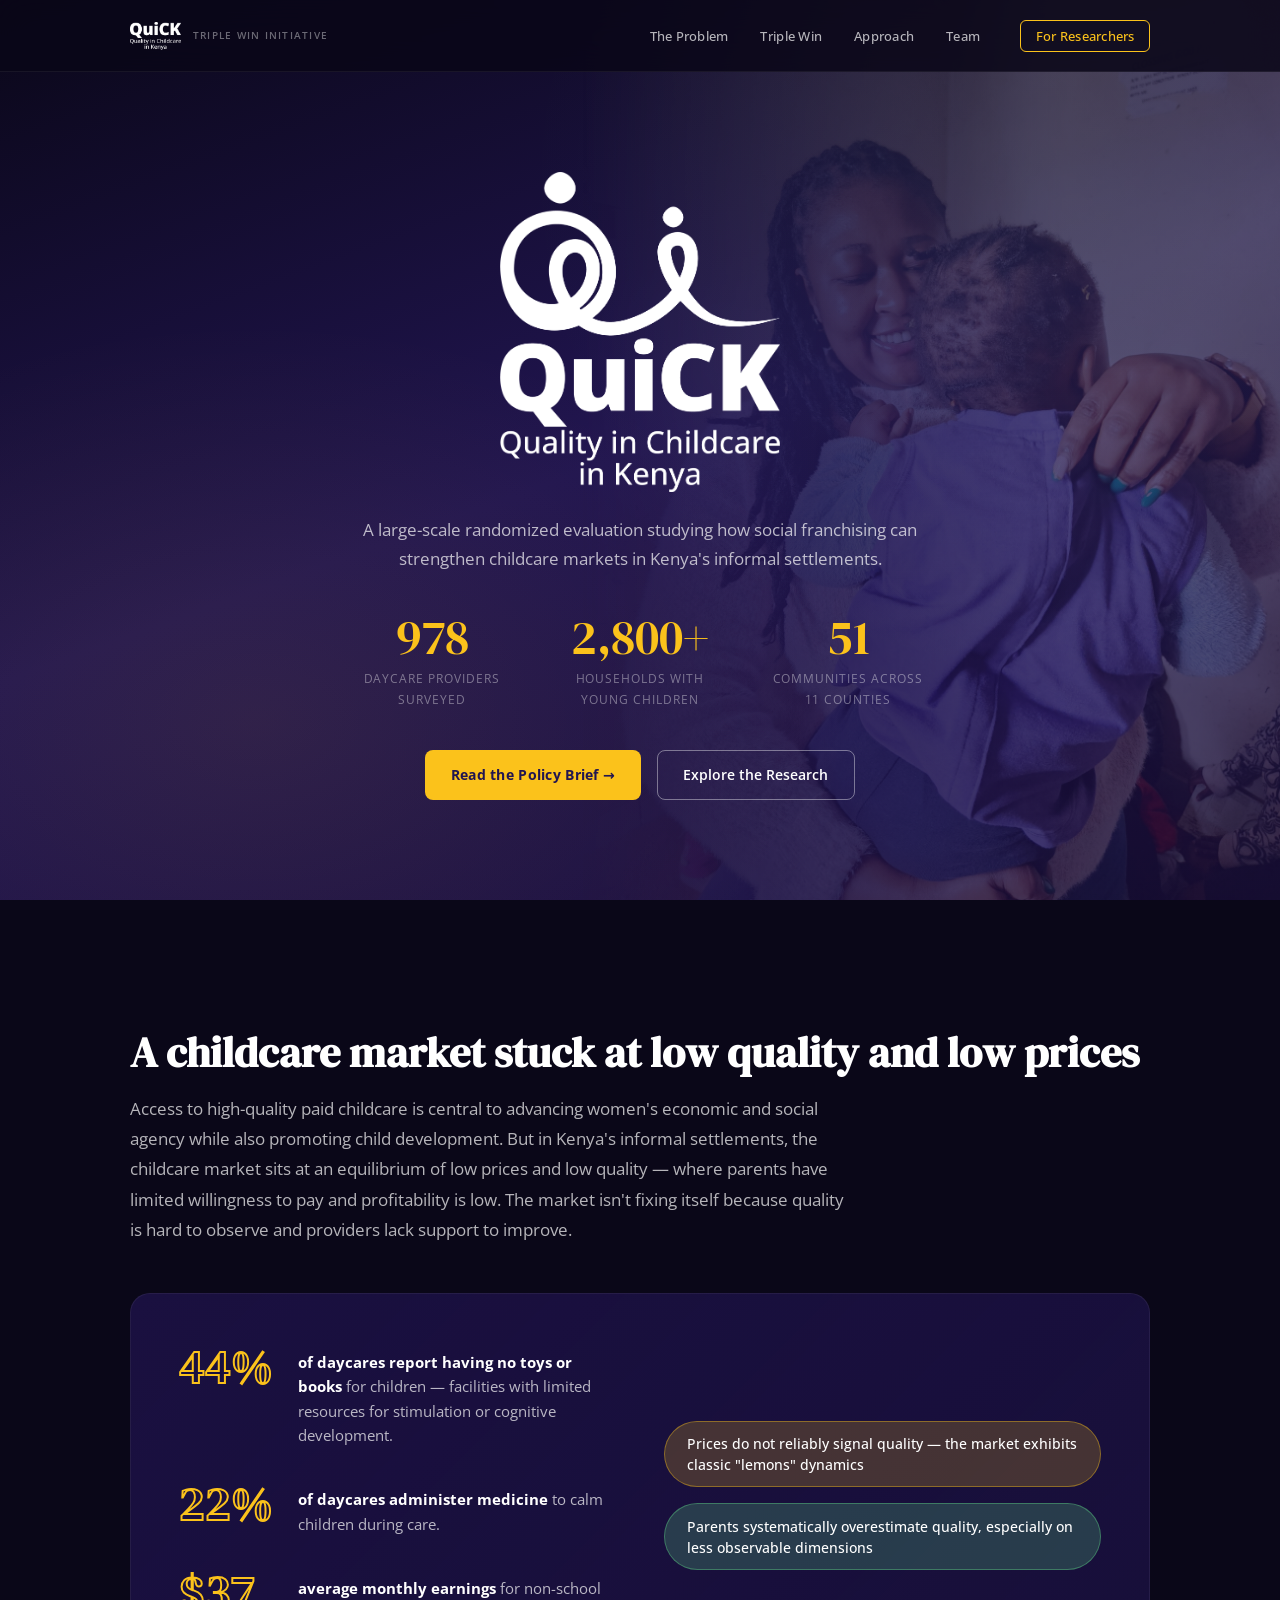
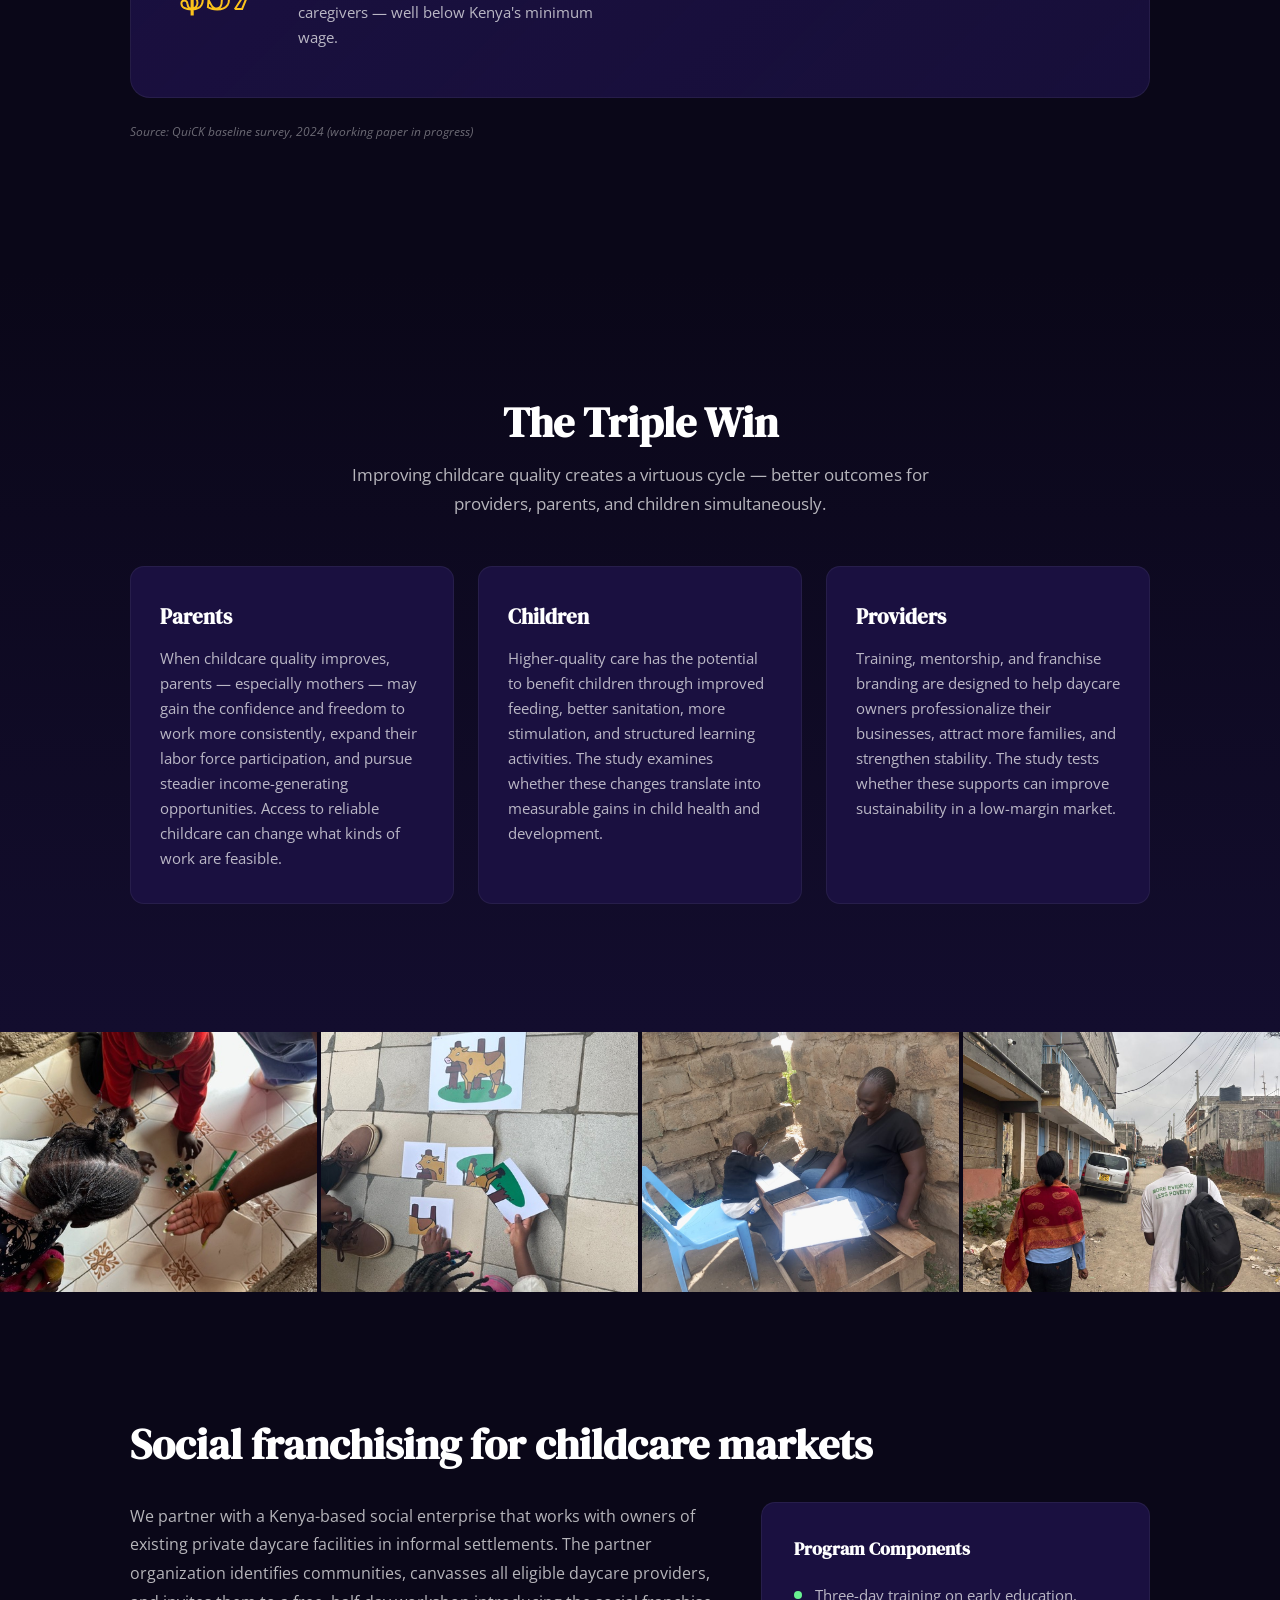
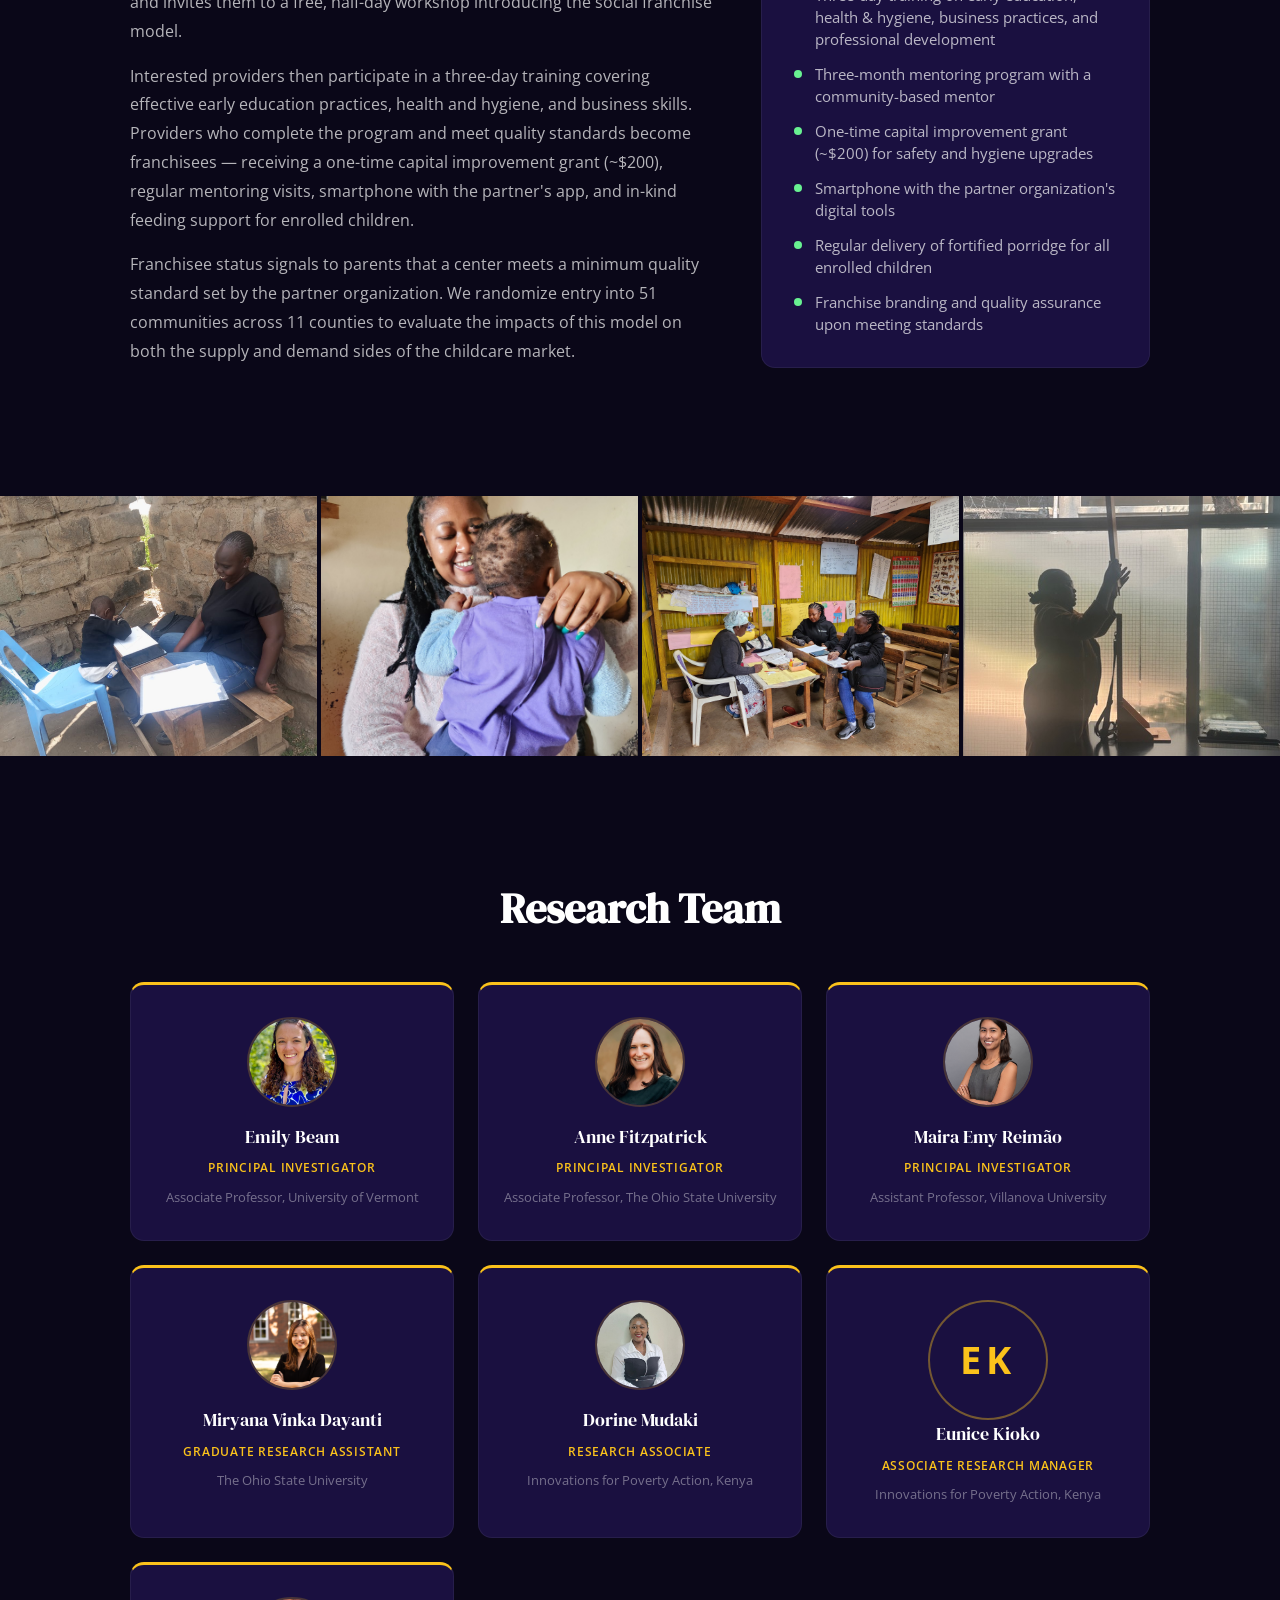
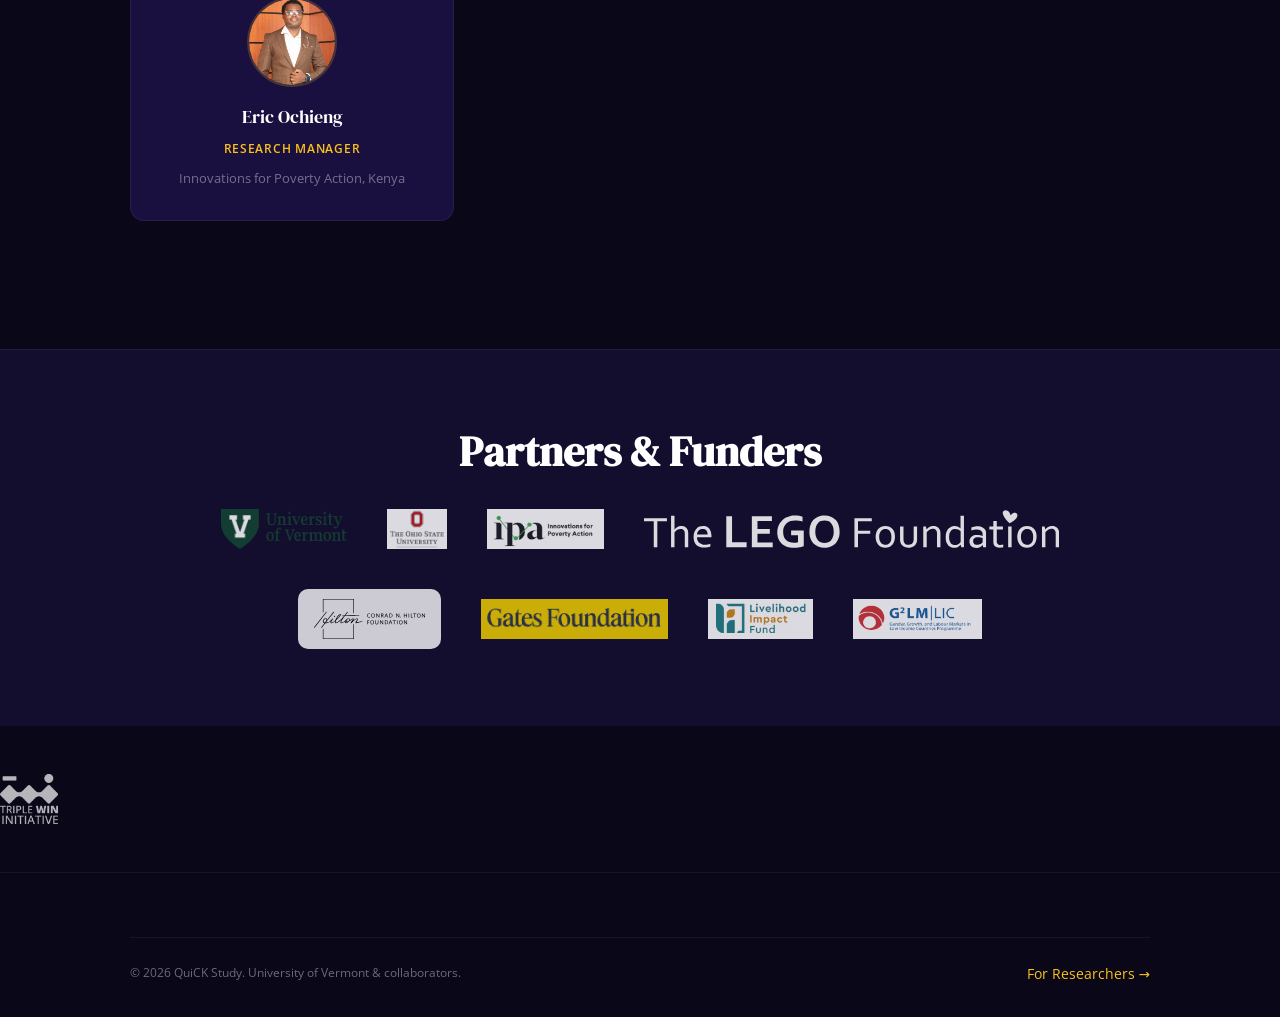
<file: index.html>
<!DOCTYPE html>
<html lang="en">
<head>
  <meta charset="UTF-8" />
  <meta name="viewport" content="width=device-width, initial-scale=1.0" />
  <title>QuiCK — Quality Childcare in Kenya</title>
  <meta name="description" content="A large-scale randomized evaluation studying how social franchising can strengthen childcare markets in Kenya — a triple win for parents, children, and providers." />

  <!-- Google Fonts -->
  <link rel="preconnect" href="https://fonts.googleapis.com" />
  <link rel="preconnect" href="https://fonts.gstatic.com" crossorigin />
  <link href="https://fonts.googleapis.com/css2?family=DM+Serif+Display:ital@0;1&family=Open+Sans:ital,wght@0,300;0,400;0,500;0,600;0,700;1,400&display=swap" rel="stylesheet" />

  <link rel="stylesheet" href="assets/css/style.css">
</head>

<body>

  <!-- ========== NAVIGATION ========== -->
  <nav class="nav">
    <div class="container">
      <a href="#hero" class="nav-logo" aria-label="QuiCK home">
        <img src="assets/logos/quick-white-wordmark.png"
             alt="QuiCK"
             style="height:28px;">
        <span class="nav-logo-text">Triple Win Initiative</span>
      </a>
      <ul class="nav-links" id="nav-menu">
        <li><a href="#problem">The Problem</a></li>
        <li><a href="#triple-win">Triple Win</a></li>
        <li><a href="#approach">Approach</a></li>
        <li><a href="#team">Team</a></li>
        <li><a href="research.html" style="border:1px solid var(--color-gold);padding:0.35rem 0.9rem;border-radius:6px;color:var(--color-gold);margin-left:0.5rem;">For Researchers</a></li>
      </ul>
      <button class="nav-toggle" aria-label="Toggle navigation" aria-expanded="false" aria-controls="nav-menu">
        <span></span><span></span><span></span>
      </button>
    </div>
  </nav>

  <!-- ========== HERO ========== -->
  <section class="hero" id="hero">
    <div class="hero-bg"></div>
    <div class="container">
      <img src="assets/logos/quick-white-logo.png"
           alt="QuiCK — Quality Childcare in Kenya"
           class="hero-logo">

      <p class="hero-sub">
        A large-scale randomized evaluation studying how social franchising can strengthen childcare markets in Kenya's informal settlements.
      </p>

      <div class="hero-stats">
        <div class="hero-stat">
          <div class="hero-stat-number">978</div>
          <div class="hero-stat-label">Daycare providers surveyed</div>
        </div>
        <div class="hero-stat">
          <div class="hero-stat-number">2,800+</div>
          <div class="hero-stat-label">Households with young children</div>
        </div>
        <div class="hero-stat">
          <div class="hero-stat-number">51</div>
          <div class="hero-stat-label">Communities across 11 counties</div>
        </div>
      </div>

      <div class="hero-buttons">
        <a href="assets/pdf/GLMLIC-Policy-Brief_082.pdf" target="_blank" rel="noopener" class="btn-primary">
          Read the Policy Brief &rarr;
        </a>
        <a href="research.html" class="btn-outline">
          Explore the Research
        </a>
      </div>
    </div>
  </section>

  <!-- ========== THE PROBLEM ========== -->
  <section class="problem" id="problem">
    <div class="container">
      <div class="problem-header">
        <h2 class="section-title">A childcare market stuck at low quality and low prices</h2>
        <p class="problem-intro">
          Access to high-quality paid childcare is central to advancing women's economic and social agency while also promoting child development. But in Kenya's informal settlements, the childcare market sits at an equilibrium of low prices and low quality — where parents have limited willingness to pay and profitability is low. The market isn't fixing itself because quality is hard to observe and providers lack support to improve.
        </p>
      </div>

      <!-- Infographic callout (design-b inspired) -->
      <div class="problem-callout">
        <div class="callout-stats">
          <div class="callout-stat">
            <div class="callout-stat-number">44%</div>
            <div class="callout-stat-text">
              <strong>of daycares report having no toys or books</strong> for children — facilities with limited resources for stimulation or cognitive development.
            </div>
          </div>
          <div class="callout-stat">
            <div class="callout-stat-number">22%</div>
            <div class="callout-stat-text">
              <strong>of daycares administer medicine</strong> to calm children during care.
            </div>
          </div>
          <div class="callout-stat">
            <div class="callout-stat-number">$37</div>
            <div class="callout-stat-text">
              <strong>average monthly earnings</strong> for non-school caregivers — well below Kenya's minimum wage.
            </div>
          </div>
        </div>

        <div class="callout-facts">
          <div class="fact-chip">Prices do not reliably signal quality — the market exhibits classic "lemons" dynamics</div>
          <div class="fact-chip mint">Parents systematically overestimate quality, especially on less observable dimensions</div>
        </div>
      </div>


      <p class="problem-source">Source: QuiCK baseline survey, 2024 (working paper in progress)</p>
    </div>
  </section>

  <!-- ========== TRIPLE WIN ========== -->
  <section class="triple-win" id="triple-win">
    <div class="container">
      <div class="triple-win-header">
        <h2 class="section-title">The Triple Win</h2>
        <p class="section-subtitle">
          Improving childcare quality creates a virtuous cycle — better outcomes for providers, parents, and children simultaneously.
        </p>
      </div>

      <div class="win-cards">

        <!-- Parents -->
        <div class="win-card">
          <h3>Parents</h3>
          <p>When childcare quality improves, parents — especially mothers — may gain the confidence and freedom to work more consistently, expand their labor force participation, and pursue steadier income-generating opportunities. Access to reliable childcare can change what kinds of work are feasible.</p>
        </div>

        <!-- Children -->
        <div class="win-card">
          <h3>Children</h3>
          <p>Higher-quality care has the potential to benefit children through improved feeding, better sanitation, more stimulation, and structured learning activities. The study examines whether these changes translate into measurable gains in child health and development.</p>
        </div>

        <!-- Providers -->
        <div class="win-card">
          <h3>Providers</h3>
          <p>Training, mentorship, and franchise branding are designed to help daycare owners professionalize their businesses, attract more families, and strengthen stability. The study tests whether these supports can improve sustainability in a low-margin market.</p>
        </div>

      </div>
    </div>
  </section>

  <!-- ========== PHOTO STRIP ========== -->
  <div class="photo-strip">
    <img src="assets/images/fieldwork/kids_beads.jpeg" alt="Children playing with beads" loading="lazy">
    <img src="assets/images/fieldwork/kid_puzzles.jpeg" alt="Child working on puzzles" loading="lazy">
    <img src="assets/images/fieldwork/child_assessment.jpeg" alt="Child assessment" loading="lazy">
    <img src="assets/images/fieldwork/ipa_walking.jpg" alt="IPA fieldwork" loading="lazy">
  </div>

  <!-- ========== THE APPROACH ========== -->
  <section class="approach" id="approach">
    <div class="container">
      <h2 class="section-title">Social franchising for childcare markets</h2>

      <div class="approach-grid">
        <div class="approach-text">
          <p>
            We partner with a Kenya-based social enterprise that works with owners of existing private daycare facilities in informal settlements. The partner organization identifies communities, canvasses all eligible daycare providers, and invites them to a free, half-day workshop introducing the social franchise model.
          </p>
          <p>
            Interested providers then participate in a three-day training covering effective early education practices, health and hygiene, and business skills. Providers who complete the program and meet quality standards become franchisees — receiving a one-time capital improvement grant (~$200), regular mentoring visits, smartphone with the partner's app, and in-kind feeding support for enrolled children.
          </p>
          <p>
            Franchisee status signals to parents that a center meets a minimum quality standard set by the partner organization. We randomize entry into 51 communities across 11 counties to evaluate the impacts of this model on both the supply and demand sides of the childcare market.
          </p>
        </div>

        <div class="approach-components">
          <h4>Program Components</h4>
          <ul class="component-list">
            <li>Three-day training on early education, health &amp; hygiene, business practices, and professional development</li>
            <li>Three-month mentoring program with a community-based mentor</li>
            <li>One-time capital improvement grant (~$200) for safety and hygiene upgrades</li>
            <li>Smartphone with the partner organization's digital tools</li>
            <li>Regular delivery of fortified porridge for all enrolled children</li>
            <li>Franchise branding and quality assurance upon meeting standards</li>
          </ul>
        </div>
      </div>

    </div>
  </section>

  <!-- ========== PHOTO STRIP ========== -->
  <div class="photo-strip">
    <img src="assets/images/fieldwork/child_assessment.jpeg" alt="Child assessment" loading="lazy">
    <img src="assets/images/fieldwork/dorine_child.jpeg" alt="Caregiver and child" loading="lazy">
    <img src="assets/images/fieldwork/firm_survey.jpeg" alt="Firm survey" loading="lazy">
    <img src="assets/images/fieldwork/scales_weighing.jpeg" alt="Weighing scales" loading="lazy">
  </div>

  <!-- ========== TEAM ========== -->
  <section class="team" id="team">
    <div class="container">
      <div class="team-header">
        <h2 class="section-title">Research Team</h2>
      </div>

      <div class="team-grid">

        <div class="team-card">
          <img src="assets/images/team/beam.jpg"
               alt="Emily Beam"
               class="team-avatar">
          <a href="https://eabeam.github.io" target="_blank" rel="noopener">
            <div class="team-name">Emily Beam</div>
          </a>
          <div class="team-role">Principal Investigator</div>
          <div class="team-affil">Associate Professor, University of Vermont</div>
        </div>

        <div class="team-card">
          <img src="assets/images/team/fitzpatrick.jpg"
               alt="Anne Fitzpatrick"
               class="team-avatar">
          <a href="https://sites.google.com/site/fitzpatrickanne/home" target="_blank" rel="noopener">
            <div class="team-name">Anne Fitzpatrick</div>
          </a>
          <div class="team-role">Principal Investigator</div>
          <div class="team-affil">Associate Professor, The Ohio State University</div>
        </div>

        <div class="team-card">
          <img src="assets/images/team/reimao.jpg"
               alt="Maira Emy Reimão"
               class="team-avatar">
          <a href="https://sites.google.com/view/maira-reimao/home" target="_blank" rel="noopener">
            <div class="team-name">Maira Emy Reimão</div>
          </a>
          <div class="team-role">Principal Investigator</div>
          <div class="team-affil">Assistant Professor, Villanova University</div>
        </div>

        <div class="team-card">
          <img src="assets/images/team/vinka.png"
               alt="Miryana Vinka Dayanti"
               class="team-avatar">
          <a href="https://sites.google.com/view/miryanavinka" target="_blank" rel="noopener">
            <div class="team-name">Miryana Vinka Dayanti</div>
          </a>
          <div class="team-role">Graduate Research Assistant</div>
          <div class="team-affil">The Ohio State University</div>
        </div>

        <div class="team-card">
          <img src="assets/images/team/mudaki.jpeg"
               alt="Dorine Mudaki"
               class="team-avatar">
          <div class="team-name">Dorine Mudaki</div>
          <div class="team-role">Research Associate</div>
          <div class="team-affil">Innovations for Poverty Action, Kenya</div>
        </div>

        <div class="team-card">
          <div class="team-avatar-placeholder" style="width:120px;height:120px;border-radius:50%;background:var(--color-bg-card);border:2px solid var(--color-gold-40);display:flex;align-items:center;justify-content:center;margin:0 auto;font-size:2.4rem;color:var(--color-gold);">EK</div>
          <div class="team-name">Eunice Kioko</div>
          <div class="team-role">Associate Research Manager</div>
          <div class="team-affil">Innovations for Poverty Action, Kenya</div>
        </div>

        <div class="team-card">
          <img src="assets/images/team/ochieng.jpg"
               alt="Eric Ochieng"
               class="team-avatar">
          <div class="team-name">Eric Ochieng</div>
          <div class="team-role">Research Manager</div>
          <div class="team-affil">Innovations for Poverty Action, Kenya</div>
        </div>

      </div>
    </div>
  </section>

  <!-- ========== PARTNERS & FUNDERS ========== -->
  <section class="partners" id="partners">
    <div class="container">
      <div class="partners-label">
        <h2 class="section-title">Partners &amp; Funders</h2>
      </div>
      <div class="partner-logos">
        <div class="partner-logo">
          <a href="https://www.uvm.edu/" target="_blank" rel="noopener" aria-label="University of Vermont">
            <img src="assets/images/funders/UVM.png" alt="University of Vermont">
          </a>
        </div>
        <div class="partner-logo">
          <a href="https://www.osu.edu/" target="_blank" rel="noopener" aria-label="The Ohio State University">
            <img src="assets/images/funders/osu.jpg" alt="Ohio State University">
          </a>
        </div>
        <div class="partner-logo">
          <a href="https://poverty-action.org/" target="_blank" rel="noopener" aria-label="Innovations for Poverty Action">
            <img src="assets/images/funders/IPA.png" alt="Innovations for Poverty Action">
          </a>
        </div>
        <div class="partner-logo">
          <a href="https://www.legofoundation.com/" target="_blank" rel="noopener" aria-label="LEGO Foundation">
            <img src="assets/images/funders/lego.svg" alt="LEGO Foundation">
          </a>
        </div>
        <div class="partner-logo partner-logo-boxed">
          <a href="https://www.hiltonfoundation.org/" target="_blank" rel="noopener" aria-label="Hilton Foundation">
            <img src="assets/images/funders/hilton.svg" alt="Hilton Foundation">
          </a>
        </div>
        <div class="partner-logo">
          <a href="https://www.gatesfoundation.org/" target="_blank" rel="noopener" aria-label="Gates Foundation">
            <img src="assets/images/funders/gates_foundation.png" alt="Gates Foundation">
          </a>
        </div>
        <div class="partner-logo">
          <a href="https://www.livelihoodimpactfund.org/" target="_blank" rel="noopener" aria-label="Livelihood Impact Fund">
            <img src="assets/images/funders/LIF.png" alt="LIF">
          </a>
        </div>
        <div class="partner-logo">
          <a href="https://g2lm-lic.iza.org/" target="_blank" rel="noopener" aria-label="G2LM LIC">
            <img src="assets/images/funders/LIC.png" alt="G²LM|LIC">
          </a>
        </div>
      </div>
    </div>
  </section>

  <!-- ========== TWI ========== -->
  <div style="text-align:center;padding:3rem 0;">
    <img src="assets/logos/twi-white-logo.png" alt="Triple Win Initiative" style="height:50px;opacity:0.7;">
  </div>

  <!-- ========== FOOTER ========== -->
  <footer class="footer">
    <div class="container">
      <div class="footer-bottom">
        <span>&copy; 2026 QuiCK Study. University of Vermont &amp; collaborators.</span>
        <a href="research.html" style="color:var(--color-gold);font-size:0.85rem;">For Researchers &rarr;</a>
      </div>
    </div>
  </footer>

  <script>
    const navToggle = document.querySelector('.nav-toggle');
    const navMenu = document.querySelector('#nav-menu');

    if (navToggle && navMenu) {
      navToggle.addEventListener('click', () => {
        const isOpen = navMenu.classList.toggle('open');
        navToggle.setAttribute('aria-expanded', String(isOpen));
      });

      navMenu.querySelectorAll('a').forEach((link) => {
        link.addEventListener('click', () => {
          navMenu.classList.remove('open');
          navToggle.setAttribute('aria-expanded', 'false');
        });
      });
    }
  </script>

</body>
</html>
</file>
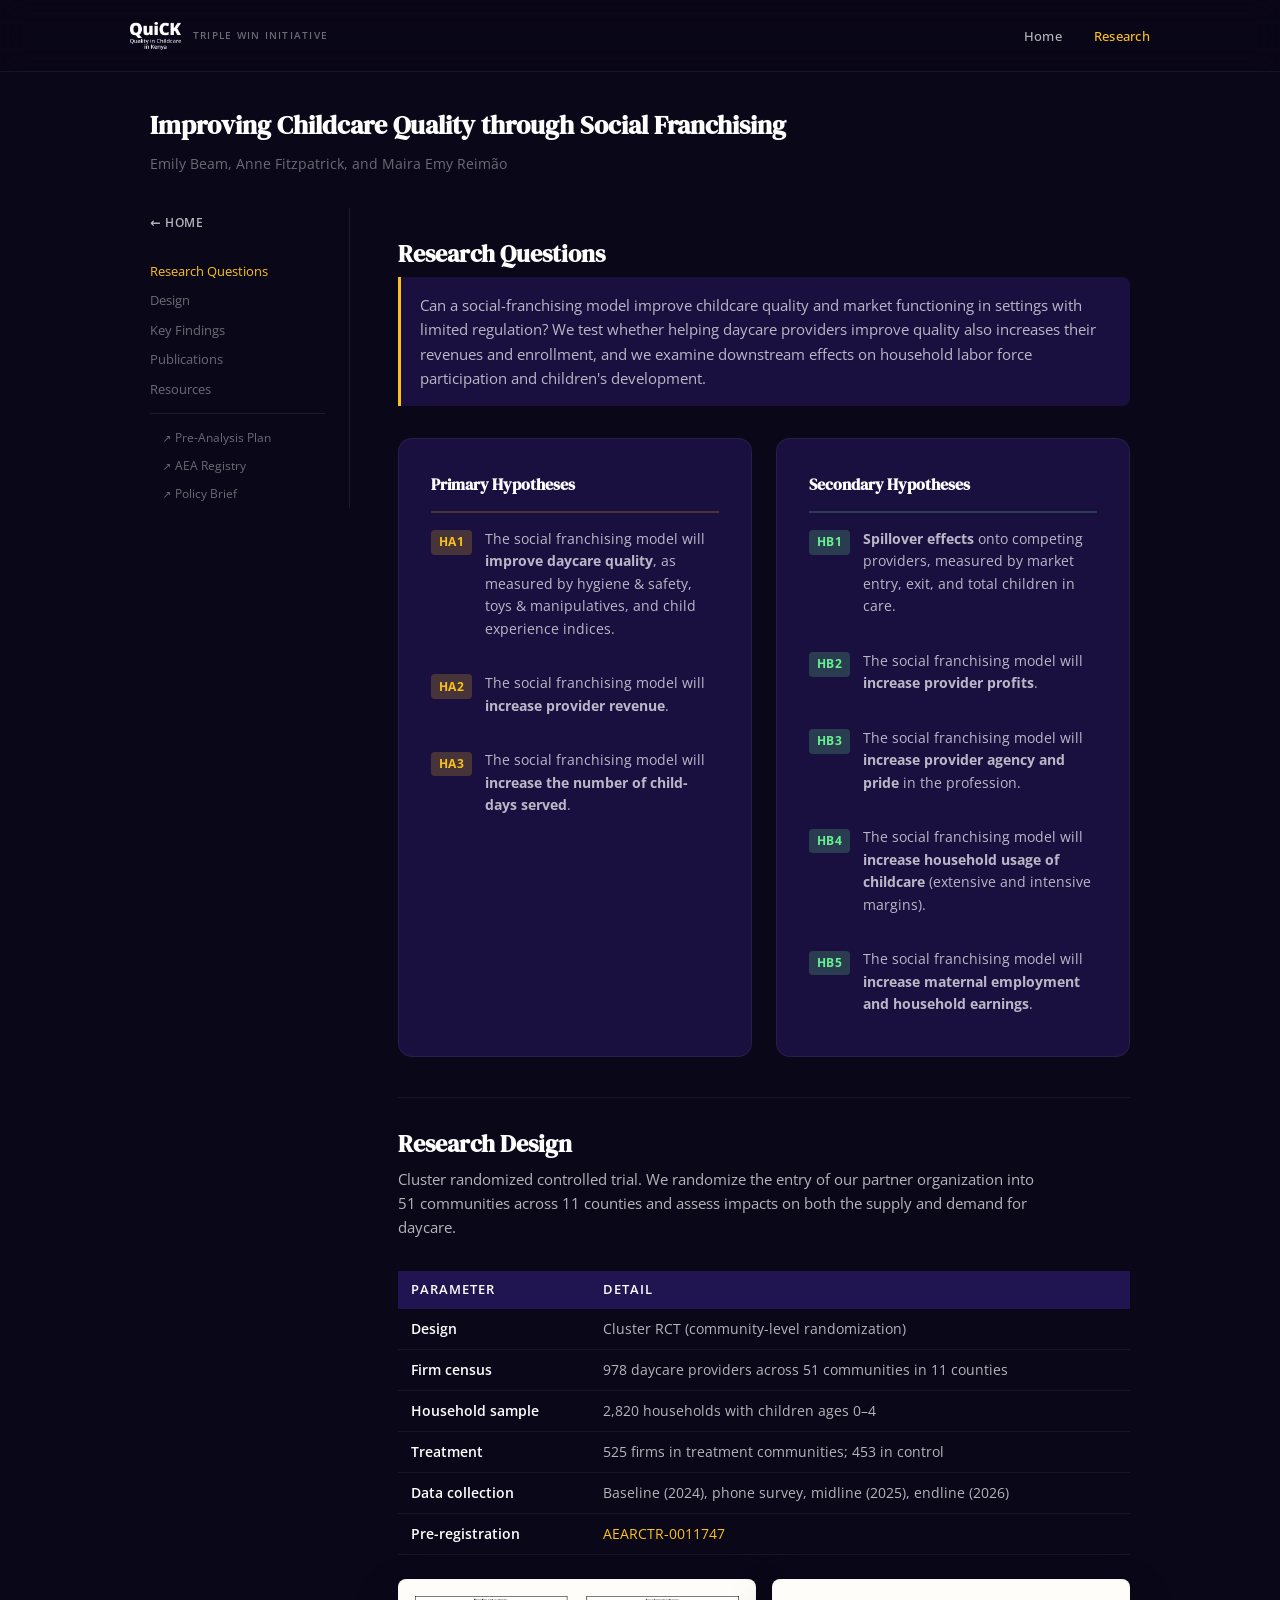
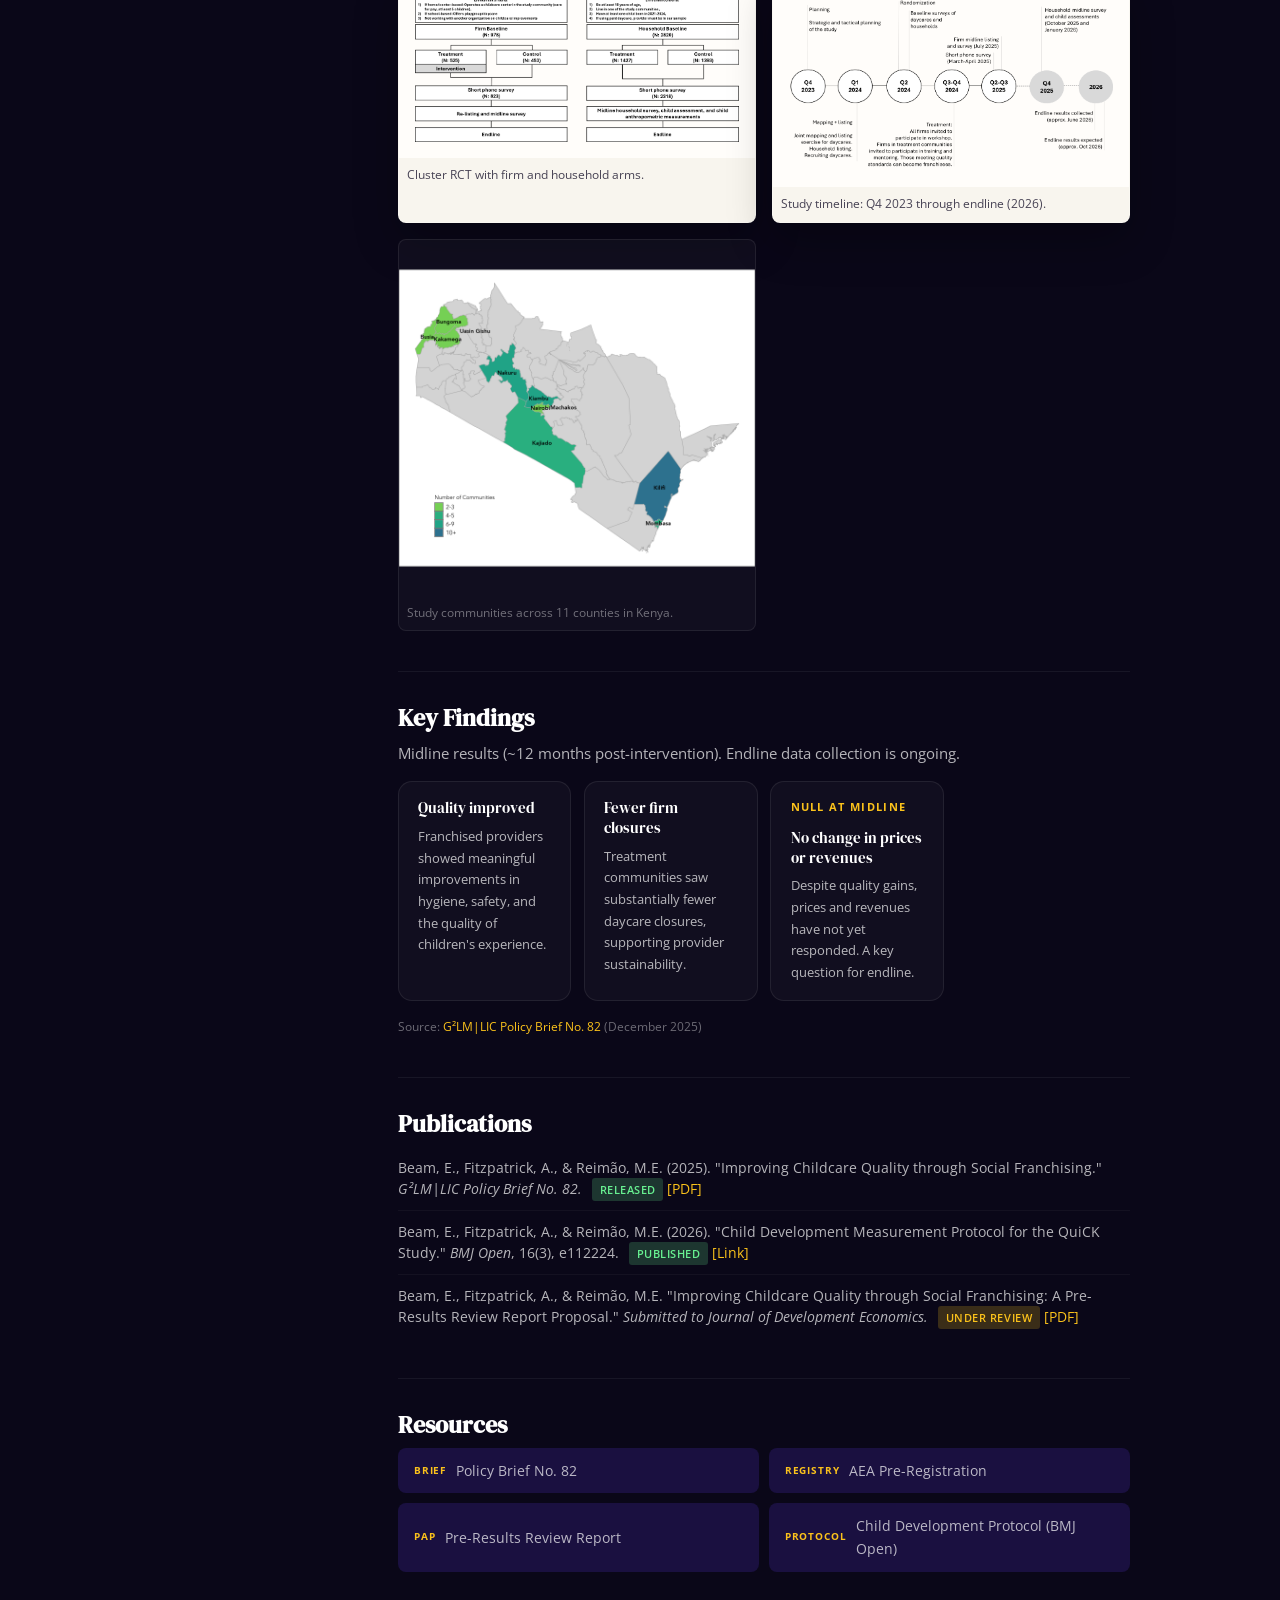
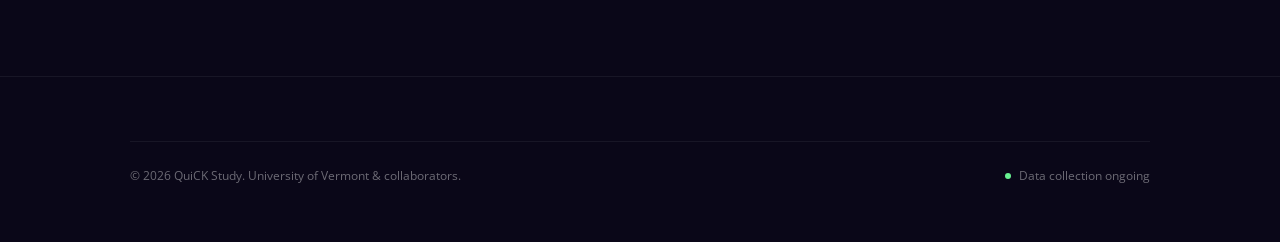
<file: research.html>
<!DOCTYPE html>
<html lang="en">
<head>
  <meta charset="UTF-8" />
  <meta name="viewport" content="width=device-width, initial-scale=1.0" />
  <title>Research — QuiCK Study</title>
  <meta name="description" content="Research design, hypotheses, findings, and publications from the QuiCK randomized evaluation of social franchising for childcare in Kenya." />

  <link rel="preconnect" href="https://fonts.googleapis.com" />
  <link rel="preconnect" href="https://fonts.gstatic.com" crossorigin />
  <link href="https://fonts.googleapis.com/css2?family=DM+Serif+Display:ital@0;1&family=Open+Sans:ital,wght@0,300;0,400;0,500;0,600;0,700;1,400&display=swap" rel="stylesheet" />

  <link rel="stylesheet" href="assets/css/style.css">
  <style>
    /* ===== Research page overrides ===== */
    .r-layout {
      display: grid;
      grid-template-columns: 200px 1fr;
      gap: 3rem;
      max-width: 1100px;
      margin: 0 auto;
      padding: calc(var(--nav-height) + 2rem) var(--container-pad) 4rem;
    }

    .r-sidebar {
      position: sticky;
      top: calc(var(--nav-height) + 1.5rem);
      align-self: start;
      border-right: 1px solid rgba(255,255,255,0.08);
      padding-right: 1.5rem;
    }
    .r-sidebar a {
      display: block;
      font-size: 0.82rem;
      color: var(--color-white-40);
      padding: 0.35rem 0;
      text-decoration: none;
      transition: color 0.2s;
      line-height: 1.4;
    }
    .r-sidebar a:hover,
    .r-sidebar a.active { color: var(--color-gold); }
    .r-sidebar .back-link {
      color: var(--color-white-70);
      margin-bottom: 1.2rem;
      font-weight: 600;
      font-size: 0.78rem;
      letter-spacing: 0.06em;
      text-transform: uppercase;
    }
    .r-sidebar .back-link:hover { color: var(--color-gold); }

    .r-main section {
      padding: 2rem 0 2.5rem;
      border-bottom: 1px solid rgba(255,255,255,0.06);
    }
    .r-main section:last-of-type { border-bottom: none; }

    .r-main .section-title {
      font-size: 1.5rem;
      margin-bottom: 0.5rem;
    }
    .r-main .section-subtitle,
    .r-main p {
      font-size: 0.92rem;
      line-height: 1.65;
    }
    .r-main .section-subtitle { margin-bottom: 1rem; }

    .r-main h3 { font-size: 1rem; margin-bottom: 0.4rem; }

    /* Tighter grids */
    .r-main .questions-grid { gap: 1.5rem; }
    .r-main .question-list li { padding: 0.5rem 0; font-size: 0.88rem; }
    .r-main .design-table { font-size: 0.88rem; }
    .r-main .design-table td,
    .r-main .design-table th { padding: 0.5rem 0.8rem; }
    .r-main .design-images { gap: 1rem; margin-top: 1.5rem; }
    .r-main .figure-card { border-radius: var(--radius-sm); }
    .r-main figcaption { font-size: 0.78rem; padding: 0.5rem; }
    .r-main .status-grid { gap: 0.8rem; margin-top: 1rem; }
    .r-main .status-card { padding: 1rem 1.2rem; }
    .r-main .status-card-title { font-size: 0.95rem; }
    .r-main .status-card p { font-size: 0.82rem; }
    .r-main .pub-grid { gap: 0.8rem; }
    .r-main .pub-card { padding: 1rem 1.2rem; }
    .r-main .pub-card h3 { font-size: 0.95rem; }
    .r-main .pub-card p { font-size: 0.82rem; }

    .r-header {
      padding: calc(var(--nav-height) + 1.5rem) 0 1rem;
      text-align: center;
      border-bottom: 1px solid rgba(255,255,255,0.06);
    }
    .r-header img { height: 32px; margin: 0 auto; }

    .r-callout {
      background: var(--color-bg-card);
      border-left: 3px solid var(--color-gold);
      padding: 1rem 1.2rem;
      border-radius: 0 var(--radius-sm) var(--radius-sm) 0;
      margin-bottom: 1.5rem;
      font-size: 0.92rem;
      line-height: 1.65;
      color: var(--color-white-70);
    }

    .r-sidebar-divider {
      height: 1px;
      background: rgba(255,255,255,0.08);
      margin: 0.6rem 0;
    }
    .r-sidebar .sub-link {
      font-size: 0.75rem;
      padding-left: 0.8rem;
      color: var(--color-white-40);
    }
    .r-sidebar .sub-link::before {
      content: '↗ ';
      font-size: 0.65rem;
    }

    .r-bib-list { list-style: none; padding: 0; }
    .r-bib-list li {
      padding: 0.6rem 0;
      border-bottom: 1px solid rgba(255,255,255,0.04);
      font-size: 0.85rem;
      line-height: 1.55;
    }
    .r-bib-list li:last-child { border-bottom: none; }
    .r-bib-status {
      display: inline-block;
      font-size: 0.7rem;
      font-weight: 600;
      text-transform: uppercase;
      letter-spacing: 0.05em;
      padding: 0.15rem 0.45rem;
      border-radius: 3px;
      margin-left: 0.4rem;
    }
    .r-bib-status.released { background: var(--color-mint-20); color: var(--color-mint); }
    .r-bib-status.wip { background: var(--color-gold-20); color: var(--color-gold); }
    .r-bib-status.planned { background: rgba(255,255,255,0.06); color: var(--color-white-40); }

    .r-resources {
      display: grid;
      grid-template-columns: 1fr 1fr;
      gap: 0.6rem;
    }
    .r-resource-link {
      display: flex;
      align-items: center;
      gap: 0.6rem;
      padding: 0.7rem 1rem;
      background: var(--color-bg-card);
      border-radius: var(--radius-sm);
      text-decoration: none;
      color: var(--color-white-70);
      font-size: 0.85rem;
      transition: var(--transition);
    }
    .r-resource-link:hover {
      background: var(--color-purple);
      color: var(--color-white);
    }
    .r-resource-link .r-tag {
      font-size: 0.65rem;
      font-weight: 700;
      text-transform: uppercase;
      letter-spacing: 0.08em;
      color: var(--color-gold);
      white-space: nowrap;
    }

    @media (max-width: 768px) {
      .r-layout {
        grid-template-columns: 1fr;
        padding-top: calc(var(--nav-height) + 1rem);
      }
      .r-sidebar {
        position: static;
        border-right: none;
        border-bottom: 1px solid rgba(255,255,255,0.08);
        padding: 0 0 1rem;
        display: flex;
        flex-wrap: wrap;
        gap: 0.3rem 1rem;
      }
      .r-sidebar .back-link { width: 100%; }
      .r-resources { grid-template-columns: 1fr; }
    }
  </style>
</head>

<body>

  <!-- ========== NAVIGATION ========== -->
  <nav class="nav">
    <div class="container">
      <a href="index.html" class="nav-logo" aria-label="QuiCK home">
        <img src="assets/logos/quick-white-wordmark.png" alt="QuiCK" style="height:28px;">
        <span class="nav-logo-text">Triple Win Initiative</span>
      </a>
      <ul class="nav-links" id="nav-menu">
        <li><a href="index.html">Home</a></li>
        <li><a href="research.html" style="color:var(--color-gold);">Research</a></li>
      </ul>
      <button class="nav-toggle" aria-label="Toggle navigation" aria-expanded="false" aria-controls="nav-menu">
        <span></span><span></span><span></span>
      </button>
    </div>
  </nav>

  <div style="padding:calc(var(--nav-height) + 2rem) var(--container-pad) 1rem;max-width:1100px;margin:0 auto;">
    <h1 style="font-family:var(--font-display);font-size:1.6rem;color:var(--color-white);margin:0;">Improving Childcare Quality through Social Franchising</h1>
    <p style="font-size:0.88rem;color:var(--color-white-40);margin-top:0.3rem;">Emily Beam, Anne Fitzpatrick, and Maira Emy Reimão</p>
  </div>

  <div class="r-layout" style="padding-top:1rem;">

    <!-- ===== SIDEBAR ===== -->
    <aside class="r-sidebar">
      <a href="index.html" class="back-link">&larr; Home</a>
      <a href="#research">Research Questions</a>
      <a href="#design">Design</a>
      <a href="#findings">Key Findings</a>
      <a href="#publications">Publications</a>
      <a href="#resources">Resources</a>
      <div class="r-sidebar-divider"></div>
      <a href="assets/pdf/DEP_Baseline_and_PAP_April24.pdf" target="_blank" rel="noopener" class="sub-link">Pre-Analysis Plan</a>
      <a href="https://www.socialscienceregistry.org/trials/11747" target="_blank" rel="noopener" class="sub-link">AEA Registry</a>
      <a href="assets/pdf/GLMLIC-Policy-Brief_082.pdf" target="_blank" rel="noopener" class="sub-link">Policy Brief</a>
    </aside>

    <!-- ===== MAIN CONTENT ===== -->
    <main class="r-main">

      <section id="research">
        <h2 class="section-title">Research Questions</h2>
        <div class="r-callout">
          Can a social-franchising model improve childcare quality and market functioning in settings with limited regulation? We test whether helping daycare providers improve quality also increases their revenues and enrollment, and we examine downstream effects on household labor force participation and children's development.
        </div>

        <div class="questions-grid">
          <div class="question-group primary">
            <h3>Primary Hypotheses</h3>
            <ul class="question-list">
              <li><span class="question-id">HA1</span> <span>The social franchising model will <strong>improve daycare quality</strong>, as measured by hygiene &amp; safety, toys &amp; manipulatives, and child experience indices.</span></li>
              <li><span class="question-id">HA2</span> <span>The social franchising model will <strong>increase provider revenue</strong>.</span></li>
              <li><span class="question-id">HA3</span> <span>The social franchising model will <strong>increase the number of child-days served</strong>.</span></li>
            </ul>
          </div>
          <div class="question-group secondary">
            <h3>Secondary Hypotheses</h3>
            <ul class="question-list">
              <li><span class="question-id">HB1</span> <span><strong>Spillover effects</strong> onto competing providers, measured by market entry, exit, and total children in care.</span></li>
              <li><span class="question-id">HB2</span> <span>The social franchising model will <strong>increase provider profits</strong>.</span></li>
              <li><span class="question-id">HB3</span> <span>The social franchising model will <strong>increase provider agency and pride</strong> in the profession.</span></li>
              <li><span class="question-id">HB4</span> <span>The social franchising model will <strong>increase household usage of childcare</strong> (extensive and intensive margins).</span></li>
              <li><span class="question-id">HB5</span> <span>The social franchising model will <strong>increase maternal employment and household earnings</strong>.</span></li>
            </ul>
          </div>
        </div>
      </section>

      <section id="design">
        <h2 class="section-title">Research Design</h2>
        <p class="section-subtitle">
          Cluster randomized controlled trial. We randomize the entry of our partner organization into 51 communities across 11 counties and assess impacts on both the supply and demand for daycare.
        </p>

        <div class="design-table-wrap">
          <table class="design-table">
            <thead><tr><th>Parameter</th><th>Detail</th></tr></thead>
            <tbody>
              <tr><td>Design</td><td>Cluster RCT (community-level randomization)</td></tr>
              <tr><td>Firm census</td><td>978 daycare providers across 51 communities in 11 counties</td></tr>
              <tr><td>Household sample</td><td>2,820 households with children ages 0–4</td></tr>
              <tr><td>Treatment</td><td>525 firms in treatment communities; 453 in control</td></tr>
              <tr><td>Data collection</td><td>Baseline (2024), phone survey, midline (2025), endline (2026)</td></tr>
              <tr><td>Pre-registration</td><td><a href="https://www.socialscienceregistry.org/trials/11747" target="_blank" rel="noopener">AEARCTR-0011747</a></td></tr>
            </tbody>
          </table>
        </div>

        <div class="design-images">
          <figure class="figure-card light-panel">
            <img src="assets/images/project/Study_Design_202510.png" alt="Study design figure" loading="lazy">
            <figcaption>Cluster RCT with firm and household arms.</figcaption>
          </figure>
          <figure class="figure-card light-panel">
            <img src="assets/images/project/Study_Timeline_202510.png" alt="Study timeline" loading="lazy">
            <figcaption>Study timeline: Q4 2023 through endline (2026).</figcaption>
          </figure>
          <figure class="figure-card">
            <img src="assets/images/project/DEP_BL_Community_Map.png" alt="Community map" loading="lazy">
            <figcaption>Study communities across 11 counties in Kenya.</figcaption>
          </figure>
        </div>
      </section>

      <section id="findings">
        <h2 class="section-title">Key Findings</h2>
        <p class="section-subtitle">Midline results (~12 months post-intervention). Endline data collection is ongoing.</p>

        <div class="status-grid">
          <div class="status-card">
            <div class="status-card-title">Quality improved</div>
            <p>Franchised providers showed meaningful improvements in hygiene, safety, and the quality of children's experience.</p>
          </div>
          <div class="status-card">
            <div class="status-card-title">Fewer firm closures</div>
            <p>Treatment communities saw substantially fewer daycare closures, supporting provider sustainability.</p>
          </div>
          <div class="status-card">
            <div class="status-card-label" style="color:var(--color-gold);">Null at midline</div>
            <div class="status-card-title">No change in prices or revenues</div>
            <p>Despite quality gains, prices and revenues have not yet responded. A key question for endline.</p>
          </div>
        </div>

        <p style="font-size:0.78rem;color:var(--color-white-40);margin-top:1rem;">
          Source: <a href="assets/pdf/GLMLIC-Policy-Brief_082.pdf" target="_blank" rel="noopener">G²LM|LIC Policy Brief No. 82</a> (December 2025)
        </p>
      </section>

      <section id="publications">
        <h2 class="section-title">Publications</h2>

        <ul class="r-bib-list">
          <li>
            Beam, E., Fitzpatrick, A., &amp; Reimão, M.E. (2025). "Improving Childcare Quality through Social Franchising." <em>G²LM|LIC Policy Brief No. 82.</em>
            <span class="r-bib-status released">Released</span>
            <a href="assets/pdf/GLMLIC-Policy-Brief_082.pdf" target="_blank" rel="noopener">[PDF]</a>
          </li>
          <li>
            Beam, E., Fitzpatrick, A., &amp; Reimão, M.E. (2026). "Child Development Measurement Protocol for the QuiCK Study." <em>BMJ Open</em>, 16(3), e112224.
            <span class="r-bib-status released">Published</span>
            <a href="https://bmjopen.bmj.com/content/16/3/e112224" target="_blank" rel="noopener">[Link]</a>
          </li>
          <li>
            Beam, E., Fitzpatrick, A., &amp; Reimão, M.E. "Improving Childcare Quality through Social Franchising: A Pre-Results Review Report Proposal." <em>Submitted to Journal of Development Economics.</em>
            <span class="r-bib-status wip">Under Review</span>
            <a href="assets/pdf/DEP_Baseline_and_PAP_April24.pdf" target="_blank" rel="noopener">[PDF]</a>
          </li>
        </ul>
      </section>

      <section id="resources">
        <h2 class="section-title">Resources</h2>
        <div class="r-resources">
          <a href="assets/pdf/GLMLIC-Policy-Brief_082.pdf" target="_blank" rel="noopener" class="r-resource-link">
            <span class="r-tag">Brief</span> Policy Brief No. 82
          </a>
          <a href="https://www.socialscienceregistry.org/trials/11747" target="_blank" rel="noopener" class="r-resource-link">
            <span class="r-tag">Registry</span> AEA Pre-Registration
          </a>
          <a href="assets/pdf/DEP_Baseline_and_PAP_April24.pdf" target="_blank" rel="noopener" class="r-resource-link">
            <span class="r-tag">PAP</span> Pre-Results Review Report
          </a>
          <a href="https://bmjopen.bmj.com/content/16/3/e112224" target="_blank" rel="noopener" class="r-resource-link">
            <span class="r-tag">Protocol</span> Child Development Protocol (BMJ Open)
          </a>
        </div>
      </section>

    </main>
  </div>

  <!-- ========== FOOTER ========== -->
  <footer class="footer">
    <div class="container">
      <div class="footer-bottom" style="padding:1.5rem 0;">
        <span>&copy; 2026 QuiCK Study. University of Vermont &amp; collaborators.</span>
        <div class="footer-status">
          <span class="footer-status-dot"></span>
          <span>Data collection ongoing</span>
        </div>
      </div>
    </div>
  </footer>

  <script>
    // Highlight active sidebar link on scroll
    const sections = document.querySelectorAll('.r-main section');
    const sidebarLinks = document.querySelectorAll('.r-sidebar a:not(.back-link)');
    const observer = new IntersectionObserver((entries) => {
      entries.forEach(entry => {
        if (entry.isIntersecting) {
          sidebarLinks.forEach(l => l.classList.remove('active'));
          const active = document.querySelector(`.r-sidebar a[href="#${entry.target.id}"]`);
          if (active) active.classList.add('active');
        }
      });
    }, { rootMargin: '-20% 0px -70% 0px' });
    sections.forEach(s => observer.observe(s));

    // Mobile nav toggle
    const navToggle = document.querySelector('.nav-toggle');
    const navMenu = document.querySelector('#nav-menu');
    if (navToggle && navMenu) {
      navToggle.addEventListener('click', () => {
        const isOpen = navMenu.classList.toggle('open');
        navToggle.setAttribute('aria-expanded', String(isOpen));
      });
    }
  </script>

</body>
</html>
</file>
<file: assets/css/style.css>
/* ===========================
       CSS CUSTOM PROPERTIES
    =========================== */
    :root {
      --color-bg-deep:     #0a0718;
      --color-bg-mid:      #130d2e;
      --color-bg-card:     #1a1040;
      --color-purple:      #211551;
      --color-gold:        #FBC21B;
      --color-mint:        #68F191;
      --color-white:       #ffffff;
      --color-white-70:    rgba(255,255,255,0.70);
      --color-white-40:    rgba(255,255,255,0.40);
      --color-gold-20:     rgba(251,194,27,0.20);
      --color-gold-40:     rgba(251,194,27,0.40);
      --color-mint-20:     rgba(104,241,145,0.20);

      --font-display:      'DM Serif Display', Georgia, serif;
      --font-body:         'Open Sans', system-ui, sans-serif;

      --nav-height:        72px;
      --section-pad:       clamp(80px, 10vw, 140px);
      --container-max:     1140px;
      --container-pad:     clamp(20px, 5vw, 60px);

      --radius-sm:         8px;
      --radius-md:         14px;
      --radius-lg:         20px;

      --shadow-card:       0 4px 30px rgba(0,0,0,0.35);
      --transition:        all 0.35s cubic-bezier(.4,0,.2,1);
    }

    /* ===========================
       RESET & BASE
    =========================== */
    *, *::before, *::after { box-sizing: border-box; margin: 0; padding: 0; }
    html { scroll-behavior: smooth; scroll-padding-top: var(--nav-height); }
    body {
      font-family: var(--font-body);
      background: var(--color-bg-deep);
      color: var(--color-white-70);
      line-height: 1.7;
      -webkit-font-smoothing: antialiased;
    }
    img { max-width: 100%; display: block; }
    a { color: var(--color-gold); text-decoration: none; transition: var(--transition); }
    a:hover { color: var(--color-mint); }

    .container {
      max-width: var(--container-max);
      margin: 0 auto;
      padding: 0 var(--container-pad);
    }

    /* ===========================
       SECTION UTILITIES
    =========================== */
    .section-label {
      font-family: var(--font-body);
      font-size: 0.7rem;
      font-weight: 700;
      letter-spacing: 0.18em;
      text-transform: uppercase;
      color: var(--color-gold);
      margin-bottom: 0.6rem;
    }
    .section-title {
      font-family: var(--font-display);
      font-size: clamp(1.8rem, 4vw, 2.6rem);
      color: var(--color-white);
      line-height: 1.2;
      margin-bottom: 0.8rem;
    }
    .section-subtitle {
      font-size: 1.05rem;
      color: var(--color-white-70);
      max-width: 640px;
      line-height: 1.7;
    }

    /* ===========================
       NAVIGATION
    =========================== */
    .nav {
      position: fixed;
      top: 0; left: 0; right: 0;
      height: var(--nav-height);
      background: rgba(10,7,24,0.85);
      backdrop-filter: blur(16px);
      -webkit-backdrop-filter: blur(16px);
      z-index: 1000;
      border-bottom: 1px solid rgba(255,255,255,0.06);
    }
    .nav .container {
      display: flex;
      align-items: center;
      height: 100%;
      justify-content: space-between;
      position: relative;
    }
    .nav-logo {
      display: flex;
      align-items: center;
      gap: 12px;
      text-decoration: none;
    }
    .nav-logo img {
      height: 36px;
      width: auto;
    }
    .nav-logo-text {
      font-family: var(--font-body);
      font-size: 0.65rem;
      font-weight: 600;
      letter-spacing: 0.12em;
      text-transform: uppercase;
      color: var(--color-white-40);
    }
    .nav-links {
      display: flex;
      gap: 2rem;
      list-style: none;
      align-items: center;
    }
    .nav-links a {
      font-size: 0.82rem;
      font-weight: 500;
      color: var(--color-white-70);
      letter-spacing: 0.02em;
      transition: var(--transition);
    }
    .nav-links a:hover { color: var(--color-white); }
    .nav-links.open { display: flex; }
    .nav-cta {
      background: var(--color-gold);
      color: var(--color-purple) !important;
      padding: 0.45rem 1.1rem;
      border-radius: 6px;
      font-weight: 700;
      font-size: 0.78rem;
      letter-spacing: 0.04em;
    }
    .nav-cta:hover {
      background: var(--color-mint);
      color: var(--color-purple) !important;
    }

    /* Mobile nav toggle */
    .nav-toggle { display: none; background: none; border: none; cursor: pointer; padding: 8px; }
    .nav-toggle span { display: block; width: 22px; height: 2px; background: var(--color-white-70); margin: 5px 0; transition: var(--transition); }

    /* ===========================
       HERO
    =========================== */
    .hero {
      position: relative;
      min-height: 100vh;
      display: flex;
      align-items: center;
      padding-top: var(--nav-height);
      overflow: hidden;
      background: linear-gradient(160deg, var(--color-bg-deep) 0%, var(--color-purple) 50%, #1a0f3e 100%);
    }
    .hero-bg {
      position: absolute;
      top: 0;
      right: 0;
      bottom: 0;
      width: 55%;
      background-image: url('../images/fieldwork/dorine_child.jpeg');
      background-size: cover;
      background-position: center 20%;
      opacity: 0.25;
      mask-image: linear-gradient(to right, transparent 0%, rgba(0,0,0,0.4) 30%, rgba(0,0,0,1) 70%);
      -webkit-mask-image: linear-gradient(to right, transparent 0%, rgba(0,0,0,0.4) 30%, rgba(0,0,0,1) 70%);
    }
    .hero::before {
      content: '';
      position: absolute;
      inset: 0;
      background:
        radial-gradient(ellipse 600px 400px at 20% 80%, rgba(251,194,27,0.08), transparent),
        radial-gradient(ellipse 500px 500px at 80% 20%, rgba(104,241,145,0.06), transparent);
      pointer-events: none;
    }
    .hero .container {
      position: relative;
      z-index: 2;
      display: flex;
      flex-direction: column;
      align-items: center;
      text-align: center;
      padding-top: 4rem;
      padding-bottom: 4rem;
    }
    .hero-logo {
      max-width: 280px;
      margin-bottom: 1.5rem;
    }
    .hero-tagline {
      font-family: var(--font-display);
      font-size: clamp(1.6rem, 4.5vw, 2.8rem);
      color: var(--color-white);
      line-height: 1.25;
      max-width: 700px;
      margin-bottom: 1rem;
    }
    .hero-sub {
      font-size: 1.05rem;
      color: var(--color-white-70);
      max-width: 560px;
      margin-bottom: 2.5rem;
      line-height: 1.7;
    }
    .hero-stats {
      display: flex;
      gap: 3rem;
      margin-bottom: 2.5rem;
      flex-wrap: wrap;
      justify-content: center;
    }
    .hero-stat {
      text-align: center;
    }
    .hero-stat-number {
      font-family: var(--font-display);
      font-size: clamp(2rem, 5vw, 3rem);
      color: var(--color-gold);
      line-height: 1;
    }
    .hero-stat-label {
      font-size: 0.78rem;
      color: var(--color-white-40);
      margin-top: 0.4rem;
      text-transform: uppercase;
      letter-spacing: 0.08em;
      max-width: 160px;
    }
    .hero-buttons {
      display: flex;
      gap: 1rem;
      flex-wrap: wrap;
      justify-content: center;
    }
    .btn-primary {
      display: inline-flex;
      align-items: center;
      gap: 0.5rem;
      background: var(--color-gold);
      color: var(--color-purple);
      padding: 0.75rem 1.6rem;
      border-radius: var(--radius-sm);
      font-weight: 700;
      font-size: 0.88rem;
      letter-spacing: 0.02em;
      transition: var(--transition);
    }
    .btn-primary:hover { background: var(--color-mint); color: var(--color-purple); }
    .btn-outline {
      display: inline-flex;
      align-items: center;
      gap: 0.5rem;
      border: 1.5px solid var(--color-white-40);
      color: var(--color-white);
      padding: 0.75rem 1.6rem;
      border-radius: var(--radius-sm);
      font-weight: 600;
      font-size: 0.88rem;
      transition: var(--transition);
    }
    .btn-outline:hover { border-color: var(--color-gold); color: var(--color-gold); }

    /* ===========================
       PROBLEM SECTION
    =========================== */
    .problem {
      padding: var(--section-pad) 0;
      background: var(--color-bg-deep);
    }
    .problem-header {
      margin-bottom: 3rem;
    }
    .problem-intro {
      font-size: 1.05rem;
      color: var(--color-white-70);
      max-width: 720px;
      line-height: 1.8;
      margin-top: 1rem;
    }

    /* Callout — inspired by design-b's infographic style */
    .problem-callout {
      background: linear-gradient(135deg, var(--color-bg-card) 0%, rgba(33,21,81,0.6) 100%);
      border-radius: var(--radius-lg);
      padding: 3rem;
      margin-top: 2.5rem;
      display: grid;
      grid-template-columns: 1fr 1fr;
      gap: 3rem;
      align-items: center;
      border: 1px solid rgba(255,255,255,0.06);
    }
    .callout-stats {
      display: flex;
      flex-direction: column;
      gap: 2rem;
    }
    .callout-stat {
      display: flex;
      align-items: flex-start;
      gap: 1.2rem;
    }
    .callout-stat-number {
      font-family: var(--font-display);
      font-size: 3rem;
      line-height: 1;
      color: transparent;
      -webkit-text-stroke: 2px var(--color-gold);
      flex-shrink: 0;
      min-width: 100px;
    }
    .callout-stat-text {
      font-size: 0.95rem;
      color: var(--color-white-70);
      line-height: 1.6;
      padding-top: 0.5rem;
    }
    .callout-stat-text strong {
      color: var(--color-white);
    }
    .callout-facts {
      display: flex;
      flex-direction: column;
      gap: 1rem;
    }
    .fact-chip {
      background: var(--color-gold-20);
      border: 1px solid var(--color-gold-40);
      border-radius: 50px;
      padding: 0.7rem 1.4rem;
      font-size: 0.88rem;
      color: var(--color-white);
      font-weight: 500;
      line-height: 1.5;
    }
    .fact-chip.mint {
      background: var(--color-mint-20);
      border-color: rgba(104,241,145,0.35);
    }

    /* Stat cards row */
    .problem-stats {
      display: grid;
      grid-template-columns: repeat(4, 1fr);
      gap: 1.5rem;
      margin-top: 2.5rem;
    }
    .stat-card {
      background: var(--color-bg-card);
      border-radius: var(--radius-md);
      padding: 1.8rem 1.5rem;
      text-align: center;
      border: 1px solid rgba(255,255,255,0.06);
      transition: var(--transition);
    }
    .stat-card:hover {
      border-color: var(--color-gold-40);
      transform: translateY(-2px);
    }
    .stat-card-number {
      font-family: var(--font-display);
      font-size: 2rem;
      color: var(--color-gold);
      margin-bottom: 0.5rem;
    }
    .stat-card-label {
      font-size: 0.82rem;
      color: var(--color-white-70);
      line-height: 1.5;
    }
    .problem-source {
      font-size: 0.75rem;
      color: var(--color-white-40);
      margin-top: 1.5rem;
      font-style: italic;
    }

    /* ===========================
       TRIPLE WIN
    =========================== */
    .triple-win {
      padding: var(--section-pad) 0;
      background: linear-gradient(180deg, var(--color-bg-deep) 0%, var(--color-bg-mid) 100%);
    }
    .triple-win-header {
      text-align: center;
      margin-bottom: 3rem;
    }
    .triple-win-header .section-subtitle {
      margin: 0 auto;
    }
    .win-cards {
      display: grid;
      grid-template-columns: repeat(3, 1fr);
      gap: 1.5rem;
    }
    .win-card {
      background: var(--color-bg-card);
      border-radius: var(--radius-md);
      padding: 2rem 1.8rem;
      border: 1px solid rgba(255,255,255,0.06);
      transition: var(--transition);
    }
    .win-card:hover {
      border-color: var(--color-gold-40);
      transform: translateY(-3px);
    }
    .win-card-icon {
      width: 48px;
      height: 48px;
      border-radius: 12px;
      display: flex;
      align-items: center;
      justify-content: center;
      margin-bottom: 1.2rem;
      font-size: 1.4rem;
      font-weight: 700;
    }
    .win-card-icon.parents {
      background: var(--color-gold-20);
      color: var(--color-gold);
    }
    .win-card-icon.children {
      background: var(--color-mint-20);
      color: var(--color-mint);
    }
    .win-card-icon.providers {
      background: rgba(255,255,255,0.08);
      color: var(--color-white);
    }
    .win-card h3 {
      font-family: var(--font-display);
      font-size: 1.3rem;
      color: var(--color-white);
      margin-bottom: 0.7rem;
    }
    .win-card p {
      font-size: 0.92rem;
      line-height: 1.7;
      color: var(--color-white-70);
    }
    .win-tags {
      display: flex;
      flex-wrap: wrap;
      gap: 0.4rem;
      margin-top: 1rem;
    }
    .win-tag {
      font-size: 0.68rem;
      font-weight: 600;
      text-transform: uppercase;
      letter-spacing: 0.08em;
      padding: 0.25rem 0.65rem;
      border-radius: 50px;
      background: rgba(255,255,255,0.06);
      color: var(--color-white-40);
    }

    /* ===========================
       THE APPROACH
    =========================== */
    .approach {
      padding: var(--section-pad) 0;
      background: var(--color-bg-deep);
    }
    .approach-grid {
      display: grid;
      grid-template-columns: 3fr 2fr;
      gap: 3rem;
      align-items: start;
      margin-top: 2rem;
    }
    .approach-text {
      font-size: 1rem;
      line-height: 1.8;
      color: var(--color-white-70);
    }
    .approach-text p + p {
      margin-top: 1rem;
    }
    .approach-components {
      background: var(--color-bg-card);
      border-radius: var(--radius-md);
      padding: 2rem;
      border: 1px solid rgba(255,255,255,0.06);
    }
    .approach-components h4 {
      font-family: var(--font-display);
      font-size: 1.1rem;
      color: var(--color-white);
      margin-bottom: 1.2rem;
    }
    .component-list {
      list-style: none;
      display: flex;
      flex-direction: column;
      gap: 0.8rem;
    }
    .component-list li {
      display: flex;
      align-items: flex-start;
      gap: 0.8rem;
      font-size: 0.92rem;
      color: var(--color-white-70);
      line-height: 1.5;
    }
    .component-list li::before {
      content: '';
      width: 8px;
      height: 8px;
      border-radius: 50%;
      background: var(--color-mint);
      flex-shrink: 0;
      margin-top: 0.45rem;
    }
    .approach-image {
      margin-top: 2.5rem;
      border-radius: var(--radius-md);
      overflow: hidden;
      border: 1px solid rgba(255,255,255,0.06);
    }
    .approach-image img {
      width: 100%;
      display: block;
    }

    /* ===========================
       RESEARCH QUESTIONS
    =========================== */
    .questions {
      padding: var(--section-pad) 0;
      background: linear-gradient(180deg, var(--color-bg-deep) 0%, var(--color-bg-mid) 100%);
    }
    .questions-grid {
      display: grid;
      grid-template-columns: 1fr 1fr;
      gap: 2rem;
      margin-top: 2rem;
    }
    .question-group {
      background: var(--color-bg-card);
      border-radius: var(--radius-md);
      padding: 2rem;
      border: 1px solid rgba(255,255,255,0.06);
    }
    .question-group h3 {
      font-family: var(--font-display);
      font-size: 1.15rem;
      color: var(--color-white);
      margin-bottom: 1.2rem;
      padding-bottom: 0.8rem;
      border-bottom: 2px solid var(--color-gold-20);
    }
    .question-group.secondary h3 {
      border-bottom-color: var(--color-mint-20);
    }
    .question-list {
      list-style: none;
      display: flex;
      flex-direction: column;
      gap: 1rem;
    }
    .question-list li {
      display: flex;
      align-items: flex-start;
      gap: 0.8rem;
      font-size: 0.9rem;
      line-height: 1.6;
      color: var(--color-white-70);
    }
    .question-id {
      font-family: var(--font-body);
      font-weight: 700;
      font-size: 0.72rem;
      color: var(--color-gold);
      background: var(--color-gold-20);
      padding: 0.2rem 0.5rem;
      border-radius: 4px;
      flex-shrink: 0;
      margin-top: 0.15rem;
      letter-spacing: 0.04em;
    }
    .question-group.secondary .question-id {
      color: var(--color-mint);
      background: var(--color-mint-20);
    }

    /* ===========================
       RESEARCH DESIGN
    =========================== */
    .design {
      padding: var(--section-pad) 0;
      background: var(--color-bg-deep);
    }
    .design-table-wrap {
      margin-top: 2rem;
      overflow-x: auto;
    }
    .design-table {
      width: 100%;
      border-collapse: collapse;
      font-size: 0.9rem;
    }
    .design-table thead th {
      background: var(--color-purple);
      color: var(--color-white);
      font-weight: 600;
      padding: 1rem 1.2rem;
      text-align: left;
      font-size: 0.8rem;
      text-transform: uppercase;
      letter-spacing: 0.08em;
    }
    .design-table tbody td {
      padding: 0.9rem 1.2rem;
      border-bottom: 1px solid rgba(255,255,255,0.06);
      color: var(--color-white-70);
    }
    .design-table tbody tr:hover td {
      background: rgba(255,255,255,0.02);
    }
    .design-table tbody td:first-child {
      font-weight: 600;
      color: var(--color-white);
    }
    .design-images {
      display: grid;
      grid-template-columns: 1fr 1fr;
      gap: 1.5rem;
      margin-top: 2.5rem;
    }
    .figure-card {
      border-radius: var(--radius-md);
      overflow: hidden;
      border: 1px solid rgba(255,255,255,0.08);
      background: rgba(255,255,255,0.03);
    }
    .figure-card.light-panel {
      background: #f8f5ee;
      border-color: rgba(255,255,255,0.16);
      box-shadow: 0 18px 44px rgba(0,0,0,0.28);
    }
    .figure-card.light-panel img {
      background: #fffdfa;
      padding: 1rem;
    }
    .figure-card img {
      width: 100%;
      display: block;
    }
    .figure-card figcaption {
      padding: 0.9rem 1rem 1rem;
      font-size: 0.8rem;
      line-height: 1.5;
      color: var(--color-white-40);
    }
    .figure-card.light-panel figcaption {
      color: rgba(20, 16, 40, 0.78);
    }

    /* ===========================
       CURRENT STATUS
    =========================== */
    .current-status {
      padding: clamp(48px, 7vw, 88px) 0;
      background: linear-gradient(180deg, var(--color-bg-mid) 0%, var(--color-bg-deep) 100%);
      border-top: 1px solid rgba(255,255,255,0.06);
      border-bottom: 1px solid rgba(255,255,255,0.06);
    }
    .status-grid {
      display: grid;
      grid-template-columns: repeat(4, 1fr);
      gap: 1rem;
      margin-top: 2rem;
    }
    .status-card {
      background: rgba(255,255,255,0.03);
      border: 1px solid rgba(255,255,255,0.08);
      border-radius: var(--radius-md);
      padding: 1.4rem;
    }
    .status-card-label {
      font-size: 0.68rem;
      font-weight: 700;
      letter-spacing: 0.12em;
      text-transform: uppercase;
      color: var(--color-gold);
      margin-bottom: 0.7rem;
    }
    .status-card-title {
      font-family: var(--font-display);
      font-size: 1.05rem;
      color: var(--color-white);
      margin-bottom: 0.5rem;
      line-height: 1.3;
    }
    .status-card p {
      font-size: 0.86rem;
      color: var(--color-white-70);
      line-height: 1.6;
    }

    /* ===========================
       PHOTO STRIP
    =========================== */
    .photo-strip {
      display: grid;
      grid-template-columns: repeat(4, 1fr);
      gap: 4px;
      padding: 0;
    }
    .photo-strip img {
      width: 100%;
      height: 260px;
      object-fit: cover;
    }

    /* ===========================
       PUBLICATIONS
    =========================== */
    .publications {
      padding: var(--section-pad) 0;
      background: linear-gradient(180deg, var(--color-bg-deep) 0%, var(--color-bg-mid) 100%);
    }
    .pub-header {
      margin-bottom: 2.5rem;
    }
    .pub-grid {
      display: grid;
      grid-template-columns: repeat(2, 1fr);
      gap: 1.5rem;
    }
    .pub-card {
      background: var(--color-bg-card);
      border-radius: var(--radius-md);
      padding: 1.8rem;
      border: 1px solid rgba(255,255,255,0.06);
      transition: var(--transition);
      display: flex;
      flex-direction: column;
    }
    .pub-card:hover {
      border-color: var(--color-gold-40);
      transform: translateY(-2px);
    }
    .pub-card-top {
      display: flex;
      justify-content: space-between;
      align-items: flex-start;
      margin-bottom: 0.8rem;
    }
    .tag {
      font-size: 0.65rem;
      font-weight: 700;
      text-transform: uppercase;
      letter-spacing: 0.1em;
      padding: 0.25rem 0.6rem;
      border-radius: 4px;
      background: var(--color-gold-20);
      color: var(--color-gold);
    }
    .tag.wip {
      background: rgba(255,255,255,0.08);
      color: var(--color-white-40);
    }
    .tag.forthcoming {
      background: var(--color-mint-20);
      color: var(--color-mint);
    }
    .status {
      font-size: 0.68rem;
      font-weight: 600;
      color: var(--color-white-40);
      text-transform: uppercase;
      letter-spacing: 0.06em;
    }
    .status.released { color: var(--color-mint); }
    .pub-card h3 {
      font-family: var(--font-display);
      font-size: 1.1rem;
      color: var(--color-white);
      margin-bottom: 0.5rem;
      line-height: 1.35;
    }
    .pub-card p {
      font-size: 0.88rem;
      color: var(--color-white-70);
      line-height: 1.6;
      flex-grow: 1;
    }
    .pub-meta {
      font-size: 0.76rem;
      color: var(--color-white-40);
      margin-top: 0.85rem;
      line-height: 1.5;
    }
    .pub-card-link {
      margin-top: 1rem;
      font-size: 0.82rem;
      font-weight: 600;
    }

    /* ===========================
       PHOTO GRID (asymmetric)
    =========================== */
    .photo-grid-asym {
      display: grid;
      grid-template-columns: 2fr 1fr;
      grid-template-rows: 1fr 1fr;
      gap: 4px;
      margin: 0;
      max-height: 360px;
    }
    .photo-grid-asym img {
      width: 100%;
      height: 100%;
      object-fit: cover;
    }
    .photo-grid-asym img:first-child {
      grid-row: 1 / 3;
    }

    /* ===========================
       TEAM
    =========================== */
    .team {
      padding: var(--section-pad) 0;
      background: var(--color-bg-deep);
    }
    .team-header {
      text-align: center;
      margin-bottom: 3rem;
    }
    .team-grid {
      display: grid;
      grid-template-columns: repeat(3, 1fr);
      gap: 1.5rem;
    }
    .team-card {
      background: var(--color-bg-card);
      border-radius: var(--radius-md);
      padding: 2rem 1.5rem;
      text-align: center;
      border: 1px solid rgba(255,255,255,0.06);
      border-top: 3px solid var(--color-gold);
      transition: var(--transition);
    }
    .team-card:hover {
      transform: translateY(-3px);
      border-color: var(--color-gold-40);
      border-top-color: var(--color-gold);
    }
    .team-card a {
      color: inherit;
      text-decoration: none;
    }
    .team-card a:hover .team-name {
      color: var(--color-gold);
    }
    .team-avatar {
      width: 90px;
      height: 90px;
      border-radius: 50%;
      object-fit: cover;
      margin: 0 auto 1rem;
      border: 2px solid var(--color-gold-20);
    }
    .team-avatar-placeholder {
      width: 110px;
      height: 82px;
      border-radius: 14px;
      margin: 0 auto 1rem;
      background:
        linear-gradient(135deg, rgba(255,255,255,0.06), rgba(255,255,255,0.02)),
        var(--color-gold-20);
      display: flex;
      align-items: center;
      justify-content: center;
      font-size: 0.68rem;
      font-weight: 700;
      letter-spacing: 0.12em;
      text-transform: uppercase;
      color: var(--color-white-40);
      border: 2px solid var(--color-gold-20);
    }
    .team-name {
      font-family: var(--font-display);
      font-size: 1.1rem;
      color: var(--color-white);
      margin-bottom: 0.3rem;
    }
    .team-role {
      font-size: 0.78rem;
      font-weight: 600;
      color: var(--color-gold);
      text-transform: uppercase;
      letter-spacing: 0.06em;
      margin-bottom: 0.6rem;
    }
    .team-affil {
      font-size: 0.82rem;
      color: var(--color-white-40);
      line-height: 1.5;
    }

    /* ===========================
       PARTNERS
    =========================== */
    .partners {
      padding: clamp(40px, 6vw, 80px) 0;
      background: var(--color-bg-mid);
      border-top: 1px solid rgba(255,255,255,0.06);
    }
    .partners-label {
      text-align: center;
      margin-bottom: 2rem;
    }
    .partner-logos {
      display: flex;
      flex-wrap: wrap;
      gap: 2.5rem;
      justify-content: center;
      align-items: center;
    }
    .partner-logo {
      transition: var(--transition);
      opacity: 0.85;
    }
    .partner-logo:hover { opacity: 1; }
    .partner-logo a {
      display: block;
    }
    .partner-logo img {
      height: 40px;
      width: auto;
    }
    .partner-logo-boxed {
      background: rgba(255,255,255,0.92);
      border-radius: 10px;
      padding: 10px 16px;
    }
    .partner-logo-boxed:hover { background: rgba(255,255,255,1); }
    .partner-divider {
      width: 1px;
      height: 30px;
      background: rgba(255,255,255,0.15);
    }

    /* ===========================
       FOOTER
    =========================== */
    .footer {
      padding: 4rem 0 2rem;
      background: var(--color-bg-deep);
      border-top: 1px solid rgba(255,255,255,0.06);
    }
    .footer-grid {
      display: grid;
      grid-template-columns: 2fr 1fr 1fr;
      gap: 3rem;
      margin-bottom: 3rem;
    }
    .footer-brand img {
      height: 30px;
      margin-bottom: 0.6rem;
    }
    .footer-twi {
      margin-top: 1rem;
    }
    .footer-twi img {
      height: 24px;
      opacity: 0.5;
    }
    .footer-tagline {
      font-size: 0.88rem;
      color: var(--color-white-40);
      line-height: 1.6;
      margin-bottom: 0.5rem;
    }
    .footer h4 {
      font-family: var(--font-display);
      font-size: 1rem;
      color: var(--color-white);
      margin-bottom: 1rem;
    }
    .footer-links {
      list-style: none;
      display: flex;
      flex-direction: column;
      gap: 0.5rem;
    }
    .footer-links a {
      font-size: 0.85rem;
      color: var(--color-white-40);
    }
    .footer-links a:hover { color: var(--color-gold); }
    .footer-bottom {
      border-top: 1px solid rgba(255,255,255,0.06);
      padding-top: 1.5rem;
      display: flex;
      justify-content: space-between;
      align-items: center;
      font-size: 0.75rem;
      color: var(--color-white-40);
    }
    .footer-status {
      display: flex;
      align-items: center;
      gap: 0.5rem;
    }
    .footer-status-dot {
      width: 6px;
      height: 6px;
      border-radius: 50%;
      background: var(--color-mint);
    }

    /* ===========================
       TWI
    =========================== */
    .twi-section {
      padding: clamp(48px, 7vw, 88px) 0;
      background: var(--color-bg-card);
      border-top: 1px solid rgba(255,255,255,0.06);
    }
    .twi-grid {
      display: grid;
      grid-template-columns: 220px 1fr;
      gap: 2rem;
      align-items: center;
    }
    .twi-logo-wrap {
      display: flex;
      justify-content: center;
      align-items: center;
      padding: 1.5rem;
      border-radius: var(--radius-md);
      background: rgba(255,255,255,0.03);
      border: 1px solid rgba(255,255,255,0.06);
    }
    .twi-logo-wrap img {
      max-width: 100%;
      height: auto;
      opacity: 0.9;
    }
    .twi-copy p {
      font-size: 0.96rem;
      line-height: 1.8;
      color: var(--color-white-70);
      max-width: 760px;
    }

    /* ===========================
       RESPONSIVE
    =========================== */
    @media (max-width: 900px) {
      .problem-callout { grid-template-columns: 1fr; }
      .win-cards { grid-template-columns: 1fr; }
      .approach-grid { grid-template-columns: 1fr; }
      .questions-grid { grid-template-columns: 1fr; }
      .design-images { grid-template-columns: 1fr; }
      .pub-grid { grid-template-columns: 1fr; }
      .team-grid { grid-template-columns: repeat(2, 1fr); }
      .footer-grid { grid-template-columns: 1fr; }
      .problem-stats { grid-template-columns: repeat(2, 1fr); }
      .status-grid { grid-template-columns: repeat(2, 1fr); }
      .twi-grid { grid-template-columns: 1fr; }
    }
    @media (max-width: 600px) {
      .nav-links {
        display: none;
        position: absolute;
        top: calc(100% + 8px);
        left: 0;
        right: 0;
        flex-direction: column;
        gap: 0.9rem;
        align-items: flex-start;
        padding: 1rem;
        background: rgba(10,7,24,0.96);
        border: 1px solid rgba(255,255,255,0.08);
        border-radius: var(--radius-md);
        box-shadow: var(--shadow-card);
      }
      .nav-toggle { display: block; }
      .hero-stats { flex-direction: column; gap: 1.5rem; }
      .photo-strip { grid-template-columns: repeat(2, 1fr); }
      .team-grid { grid-template-columns: 1fr; }
      .problem-stats { grid-template-columns: 1fr; }
      .callout-stat-number { font-size: 2.2rem; }
      .status-grid { grid-template-columns: 1fr; }
</file>
